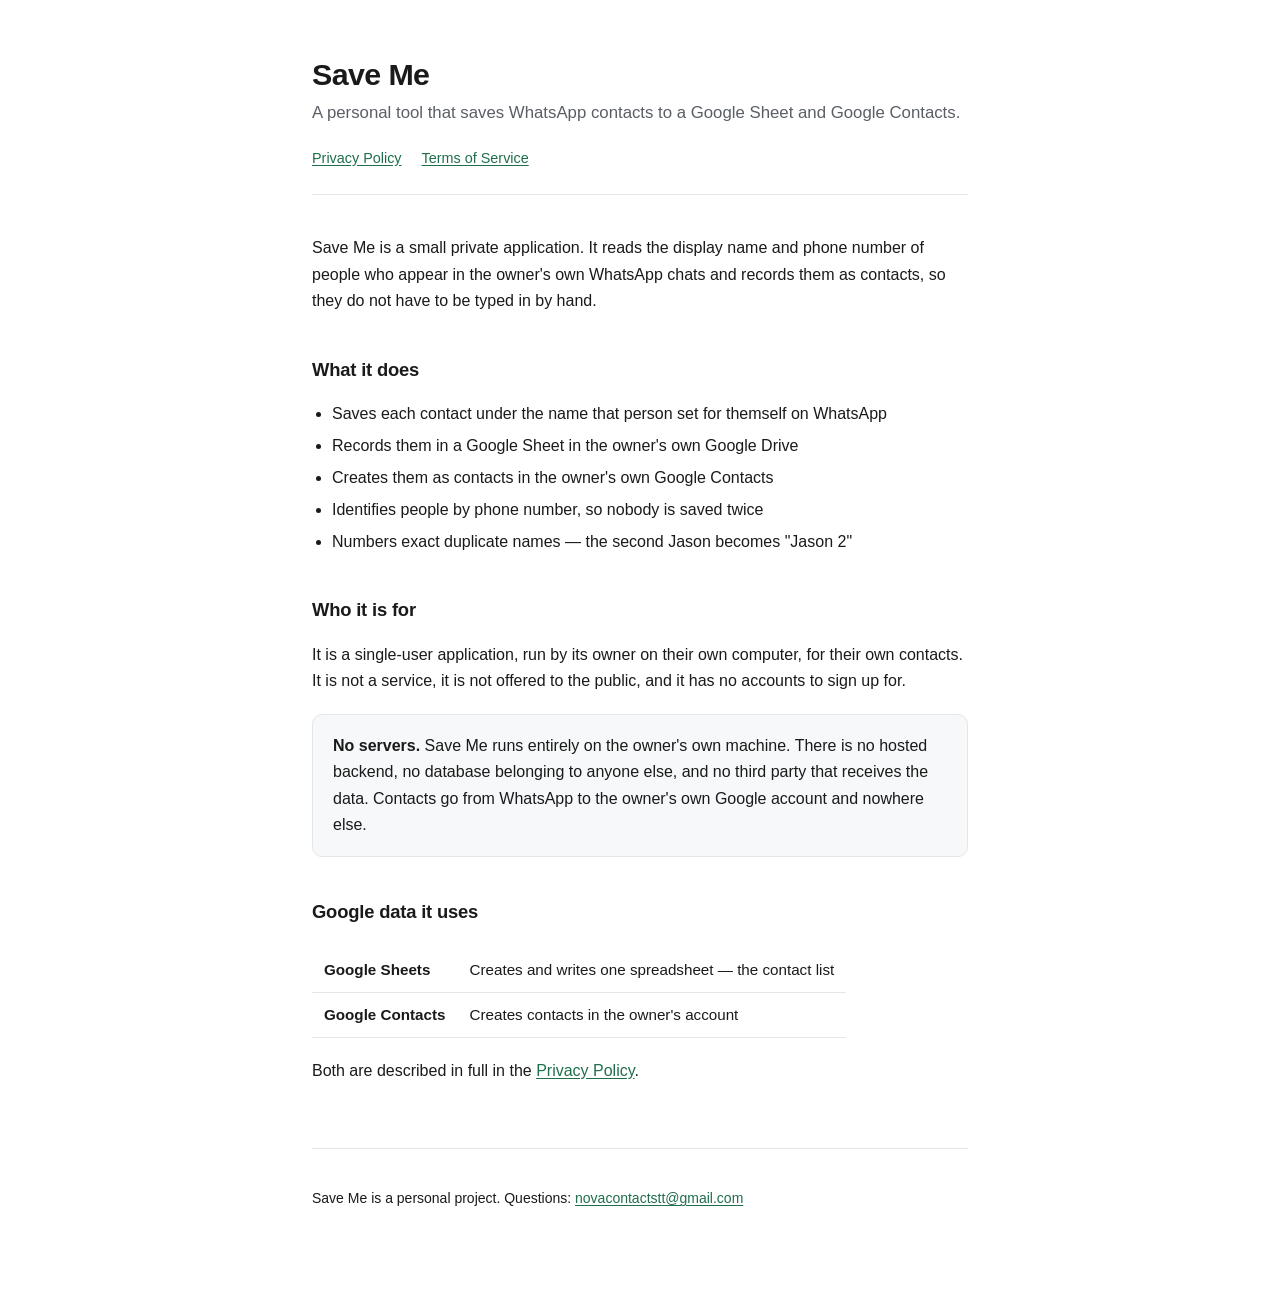
<file: index.html>
<!doctype html>
<html lang="en">
<head>
<meta charset="utf-8">
<meta name="viewport" content="width=device-width, initial-scale=1">
<title>Save Me</title>
<link rel="stylesheet" href="style.css">
</head>
<body>
<div class="wrap">
  <header>
    <h1>Save Me</h1>
    <p class="lede">A personal tool that saves WhatsApp contacts to a Google Sheet and Google Contacts.</p>
    <nav>
      <a href="privacy.html">Privacy Policy</a>
      <a href="terms.html">Terms of Service</a>
    </nav>
  </header>

  <p>Save Me is a small private application. It reads the display name and phone
  number of people who appear in the owner's own WhatsApp chats and records them
  as contacts, so they do not have to be typed in by hand.</p>

  <h2>What it does</h2>
  <ul>
    <li>Saves each contact under the name that person set for themself on WhatsApp</li>
    <li>Records them in a Google Sheet in the owner's own Google Drive</li>
    <li>Creates them as contacts in the owner's own Google Contacts</li>
    <li>Identifies people by phone number, so nobody is saved twice</li>
    <li>Numbers exact duplicate names — the second Jason becomes "Jason 2"</li>
  </ul>

  <h2>Who it is for</h2>
  <p>It is a single-user application, run by its owner on their own computer, for
  their own contacts. It is not a service, it is not offered to the public, and
  it has no accounts to sign up for.</p>

  <div class="card">
    <p><strong>No servers.</strong> Save Me runs entirely on the owner's own
    machine. There is no hosted backend, no database belonging to anyone else,
    and no third party that receives the data. Contacts go from WhatsApp to the
    owner's own Google account and nowhere else.</p>
  </div>

  <h2>Google data it uses</h2>
  <table>
    <tr><th>Google Sheets</th><td>Creates and writes one spreadsheet — the contact list</td></tr>
    <tr><th>Google Contacts</th><td>Creates contacts in the owner's account</td></tr>
  </table>
  <p>Both are described in full in the <a href="privacy.html">Privacy Policy</a>.</p>

  <footer>
    <p>Save Me is a personal project. Questions: <a href="mailto:novacontactstt@gmail.com">novacontactstt@gmail.com</a></p>
  </footer>
</div>
</body>
</html>
</file>
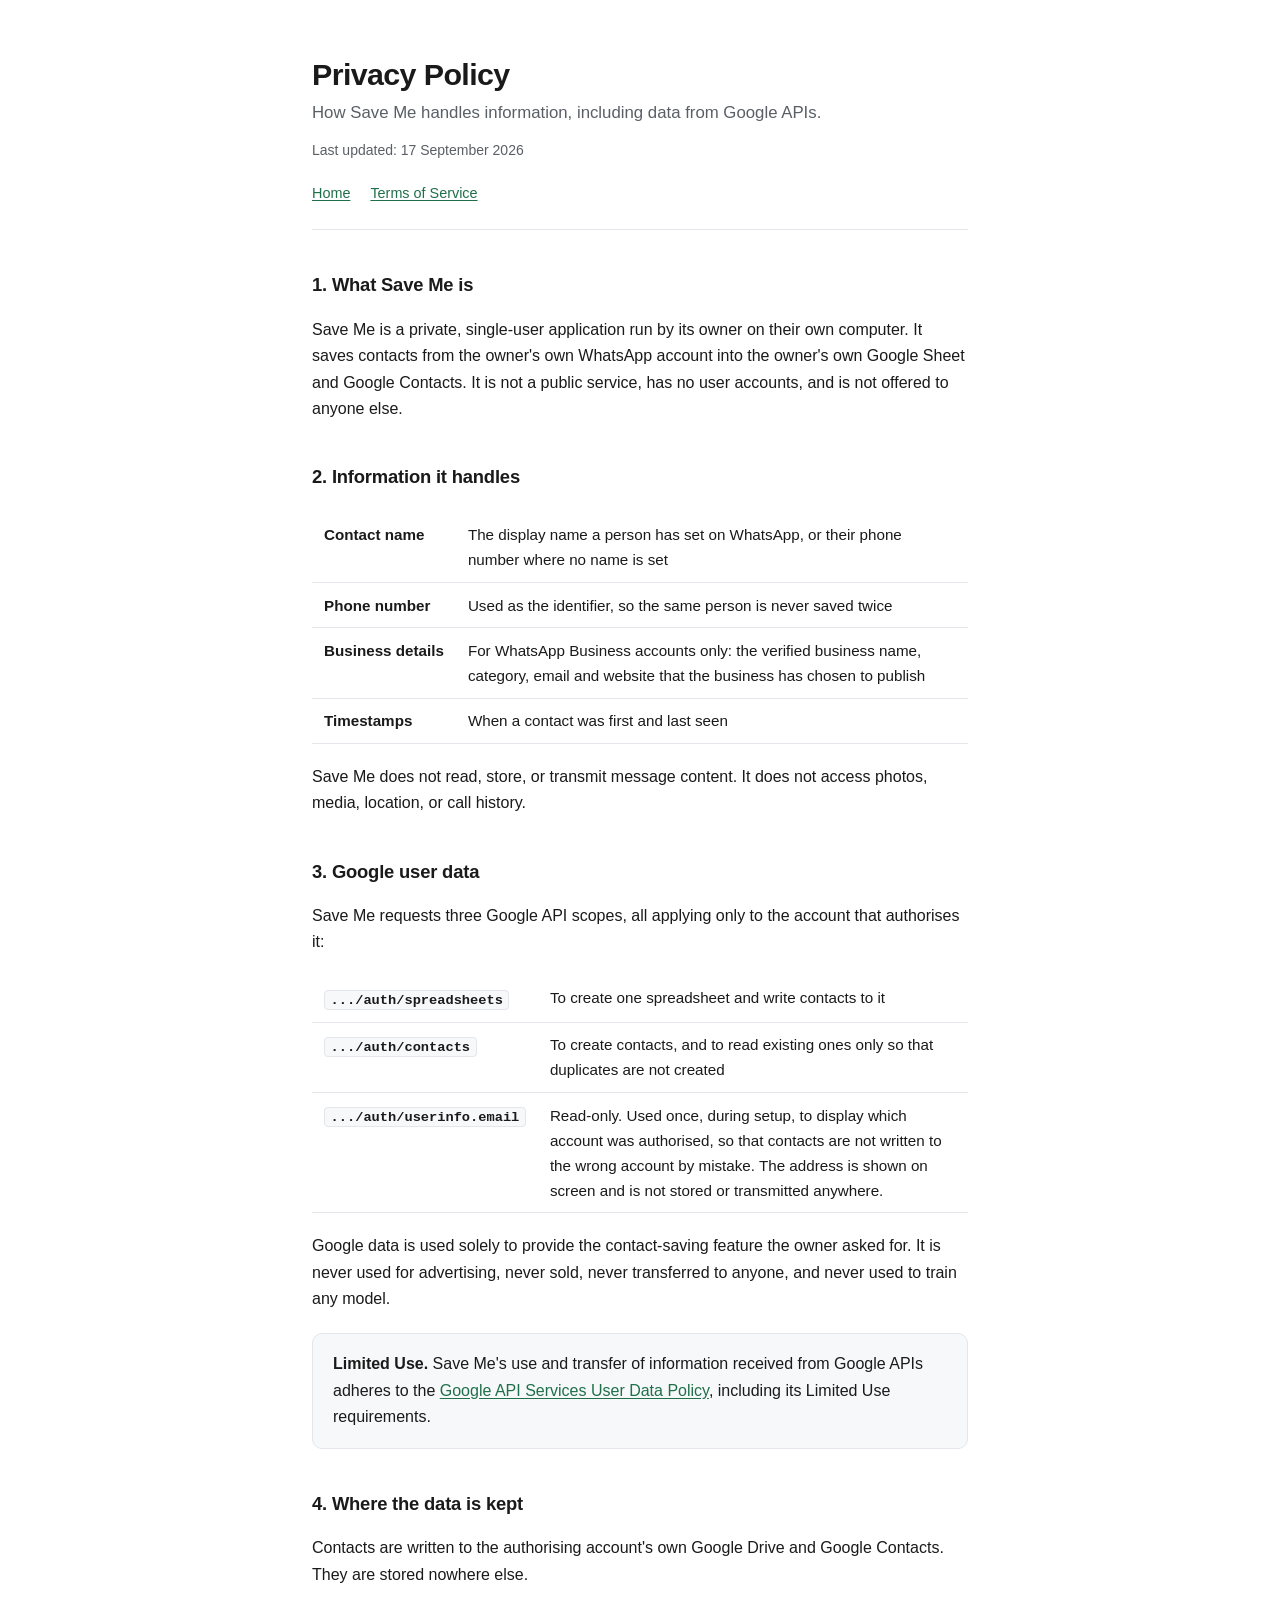
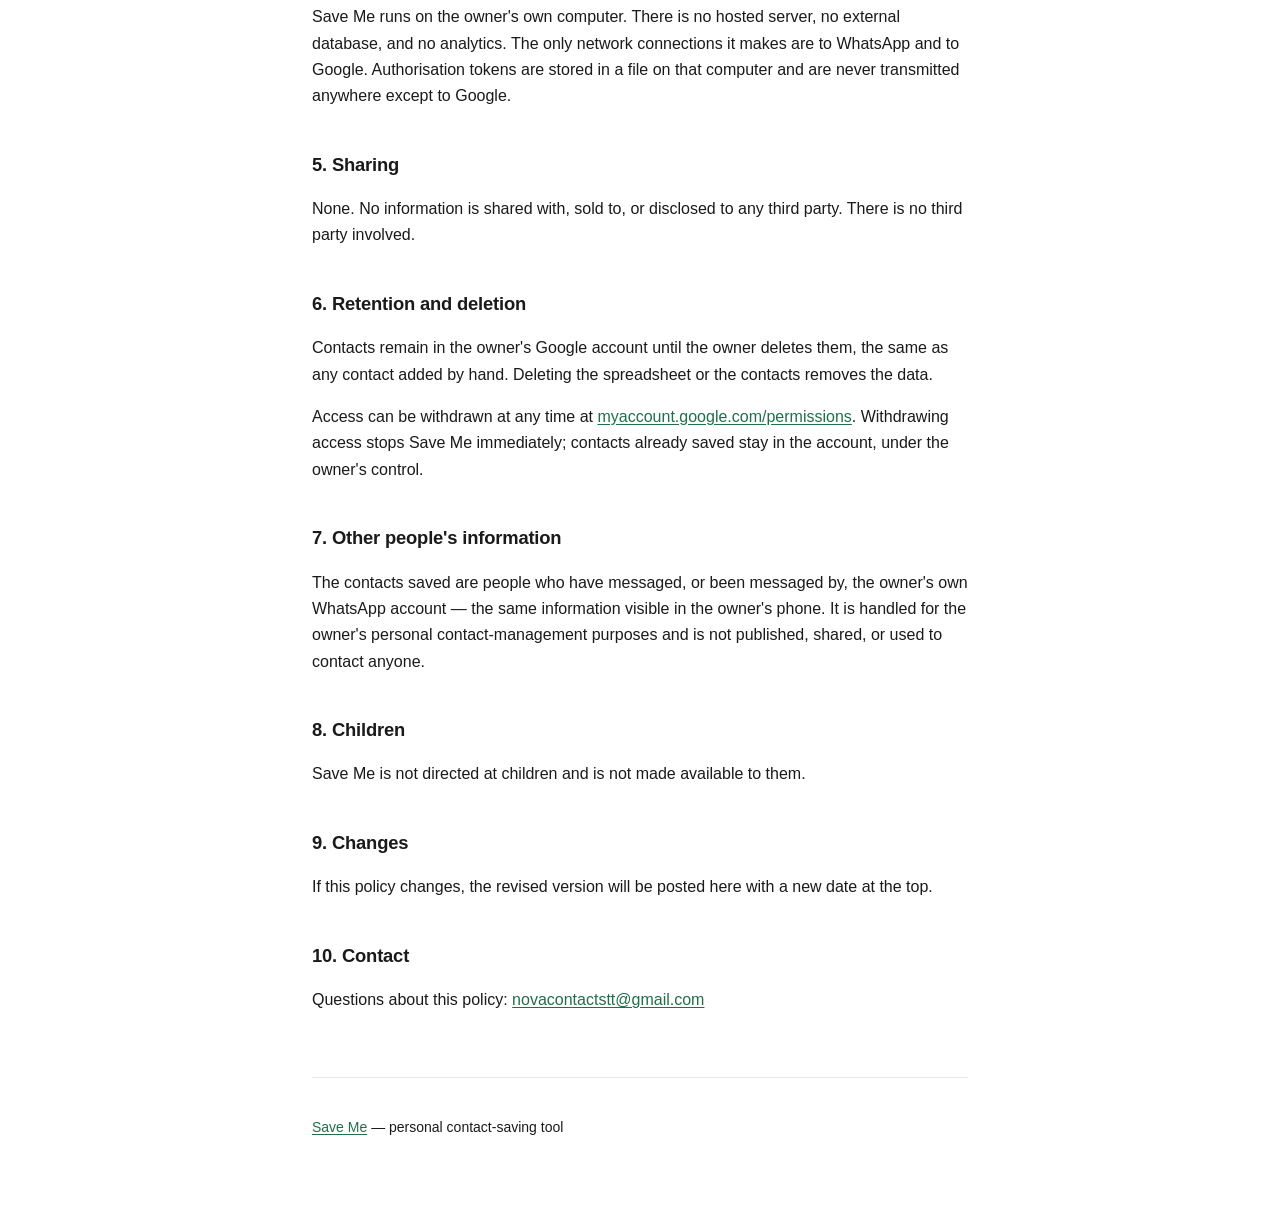
<file: privacy.html>
<!doctype html>
<html lang="en">
<head>
<meta charset="utf-8">
<meta name="viewport" content="width=device-width, initial-scale=1">
<title>Privacy Policy — Save Me</title>
<link rel="stylesheet" href="style.css">
</head>
<body>
<div class="wrap">
  <header>
    <h1>Privacy Policy</h1>
    <p class="lede">How Save Me handles information, including data from Google APIs.</p>
    <p class="updated">Last updated: 17 September 2026</p>
    <nav><a href="index.html">Home</a><a href="terms.html">Terms of Service</a></nav>
  </header>

  <h2>1. What Save Me is</h2>
  <p>Save Me is a private, single-user application run by its owner on their own
  computer. It saves contacts from the owner's own WhatsApp account into the
  owner's own Google Sheet and Google Contacts. It is not a public service, has
  no user accounts, and is not offered to anyone else.</p>

  <h2>2. Information it handles</h2>
  <table>
    <tr><th>Contact name</th><td>The display name a person has set on WhatsApp, or their phone number where no name is set</td></tr>
    <tr><th>Phone number</th><td>Used as the identifier, so the same person is never saved twice</td></tr>
    <tr><th>Business details</th><td>For WhatsApp Business accounts only: the verified business name, category, email and website that the business has chosen to publish</td></tr>
    <tr><th>Timestamps</th><td>When a contact was first and last seen</td></tr>
  </table>
  <p>Save Me does not read, store, or transmit message content. It does not
  access photos, media, location, or call history.</p>

  <h2>3. Google user data</h2>
  <p>Save Me requests three Google API scopes, all applying only to the account
  that authorises it:</p>
  <table>
    <tr><th><code>.../auth/spreadsheets</code></th><td>To create one spreadsheet and write contacts to it</td></tr>
    <tr><th><code>.../auth/contacts</code></th><td>To create contacts, and to read existing ones only so that duplicates are not created</td></tr>
    <tr><th><code>.../auth/userinfo.email</code></th><td>Read-only. Used once, during setup, to display which account was authorised, so that contacts are not written to the wrong account by mistake. The address is shown on screen and is not stored or transmitted anywhere.</td></tr>
  </table>
  <p>Google data is used solely to provide the contact-saving feature the owner
  asked for. It is never used for advertising, never sold, never transferred to
  anyone, and never used to train any model.</p>

  <div class="card">
    <p><strong>Limited Use.</strong> Save Me's use and transfer of information
    received from Google APIs adheres to the
    <a href="https://developers.google.com/terms/api-services-user-data-policy" rel="noopener">Google API Services User Data Policy</a>,
    including its Limited Use requirements.</p>
  </div>

  <h2>4. Where the data is kept</h2>
  <p>Contacts are written to the authorising account's own Google Drive and
  Google Contacts. They are stored nowhere else.</p>
  <p>Save Me runs on the owner's own computer. There is no hosted server, no
  external database, and no analytics. The only network connections it makes are
  to WhatsApp and to Google. Authorisation tokens are stored in a file on that
  computer and are never transmitted anywhere except to Google.</p>

  <h2>5. Sharing</h2>
  <p>None. No information is shared with, sold to, or disclosed to any third
  party. There is no third party involved.</p>

  <h2>6. Retention and deletion</h2>
  <p>Contacts remain in the owner's Google account until the owner deletes them,
  the same as any contact added by hand. Deleting the spreadsheet or the contacts
  removes the data.</p>
  <p>Access can be withdrawn at any time at
  <a href="https://myaccount.google.com/permissions" rel="noopener">myaccount.google.com/permissions</a>.
  Withdrawing access stops Save Me immediately; contacts already saved stay in
  the account, under the owner's control.</p>

  <h2>7. Other people's information</h2>
  <p>The contacts saved are people who have messaged, or been messaged by, the
  owner's own WhatsApp account — the same information visible in the owner's
  phone. It is handled for the owner's personal contact-management purposes and
  is not published, shared, or used to contact anyone.</p>

  <h2>8. Children</h2>
  <p>Save Me is not directed at children and is not made available to them.</p>

  <h2>9. Changes</h2>
  <p>If this policy changes, the revised version will be posted here with a new
  date at the top.</p>

  <h2>10. Contact</h2>
  <p>Questions about this policy: <a href="mailto:novacontactstt@gmail.com">novacontactstt@gmail.com</a></p>

  <footer><p><a href="index.html">Save Me</a> — personal contact-saving tool</p></footer>
</div>
</body>
</html>
</file>
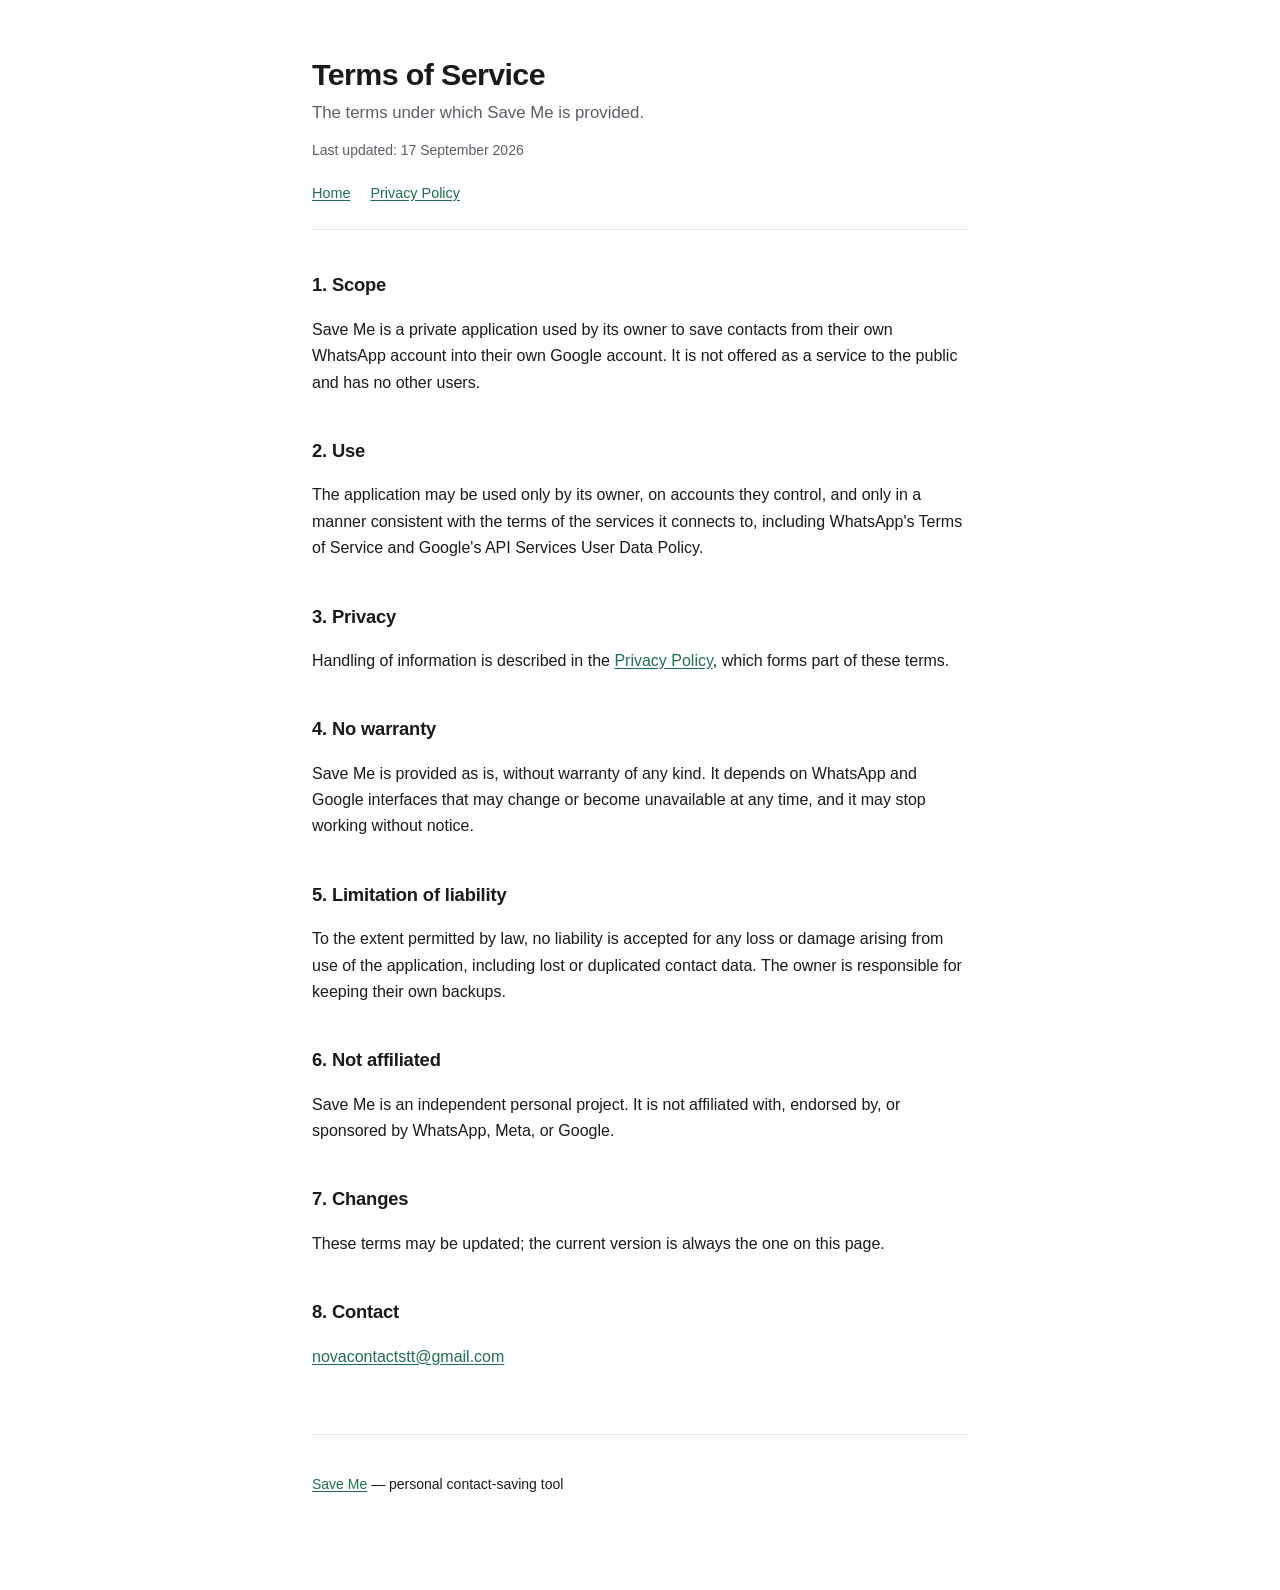
<file: terms.html>
<!doctype html>
<html lang="en">
<head>
<meta charset="utf-8">
<meta name="viewport" content="width=device-width, initial-scale=1">
<title>Terms of Service — Save Me</title>
<link rel="stylesheet" href="style.css">
</head>
<body>
<div class="wrap">
  <header>
    <h1>Terms of Service</h1>
    <p class="lede">The terms under which Save Me is provided.</p>
    <p class="updated">Last updated: 17 September 2026</p>
    <nav><a href="index.html">Home</a><a href="privacy.html">Privacy Policy</a></nav>
  </header>

  <h2>1. Scope</h2>
  <p>Save Me is a private application used by its owner to save contacts from
  their own WhatsApp account into their own Google account. It is not offered as
  a service to the public and has no other users.</p>

  <h2>2. Use</h2>
  <p>The application may be used only by its owner, on accounts they control, and
  only in a manner consistent with the terms of the services it connects to,
  including WhatsApp's Terms of Service and Google's API Services User Data
  Policy.</p>

  <h2>3. Privacy</h2>
  <p>Handling of information is described in the
  <a href="privacy.html">Privacy Policy</a>, which forms part of these terms.</p>

  <h2>4. No warranty</h2>
  <p>Save Me is provided as is, without warranty of any kind. It depends on
  WhatsApp and Google interfaces that may change or become unavailable at any
  time, and it may stop working without notice.</p>

  <h2>5. Limitation of liability</h2>
  <p>To the extent permitted by law, no liability is accepted for any loss or
  damage arising from use of the application, including lost or duplicated
  contact data. The owner is responsible for keeping their own backups.</p>

  <h2>6. Not affiliated</h2>
  <p>Save Me is an independent personal project. It is not affiliated with,
  endorsed by, or sponsored by WhatsApp, Meta, or Google.</p>

  <h2>7. Changes</h2>
  <p>These terms may be updated; the current version is always the one on this
  page.</p>

  <h2>8. Contact</h2>
  <p><a href="mailto:novacontactstt@gmail.com">novacontactstt@gmail.com</a></p>

  <footer><p><a href="index.html">Save Me</a> — personal contact-saving tool</p></footer>
</div>
</body>
</html>
</file>
<file: style.css>
:root {
  --bg: #ffffff; --fg: #1a1a1a; --muted: #5a5f66; --line: #e3e6ea;
  --accent: #1f6f4a; --card: #f7f8f9;
}
@media (prefers-color-scheme: dark) {
  :root { --bg: #14161a; --fg: #e9ecef; --muted: #9aa3ad; --line: #2a2f36;
          --accent: #6fce9f; --card: #1b1e24; }
}
* { box-sizing: border-box; }
body {
  margin: 0; background: var(--bg); color: var(--fg);
  font: 16px/1.65 -apple-system, BlinkMacSystemFont, "Segoe UI", Roboto, Helvetica, Arial, sans-serif;
  -webkit-font-smoothing: antialiased;
}
.wrap { max-width: 44rem; margin: 0 auto; padding: 3.5rem 1.5rem 5rem; }
header { border-bottom: 1px solid var(--line); padding-bottom: 1.5rem; margin-bottom: 2.5rem; }
h1 { font-size: 1.9rem; line-height: 1.2; margin: 0 0 .4rem; letter-spacing: -.02em; }
h2 { font-size: 1.15rem; margin: 2.5rem 0 .75rem; letter-spacing: -.01em; }
h3 { font-size: 1rem; margin: 1.75rem 0 .5rem; }
p, li { color: var(--fg); }
.lede { color: var(--muted); font-size: 1.05rem; margin: 0; }
.updated { color: var(--muted); font-size: .875rem; margin-top: .75rem; }
a { color: var(--accent); text-underline-offset: 2px; }
nav { margin-top: 1.25rem; display: flex; gap: 1.25rem; flex-wrap: wrap; font-size: .9rem; }
ul { padding-left: 1.25rem; }
li { margin: .35rem 0; }
.card {
  background: var(--card); border: 1px solid var(--line);
  border-radius: 10px; padding: 1.1rem 1.25rem; margin: 1.25rem 0;
}
.card p:first-child { margin-top: 0; }
.card p:last-child { margin-bottom: 0; }
table { width: 100%; border-collapse: collapse; margin: 1.25rem 0; font-size: .95rem; display: block; overflow-x: auto; }
th, td { text-align: left; padding: .6rem .75rem; border-bottom: 1px solid var(--line); vertical-align: top; }
th { font-weight: 600; white-space: nowrap; }
code { background: var(--card); border: 1px solid var(--line); border-radius: 4px; padding: .1rem .35rem; font-size: .9em; }
footer { margin-top: 4rem; padding-top: 1.5rem; border-top: 1px solid var(--line); color: var(--muted); font-size: .875rem; }
</file>
